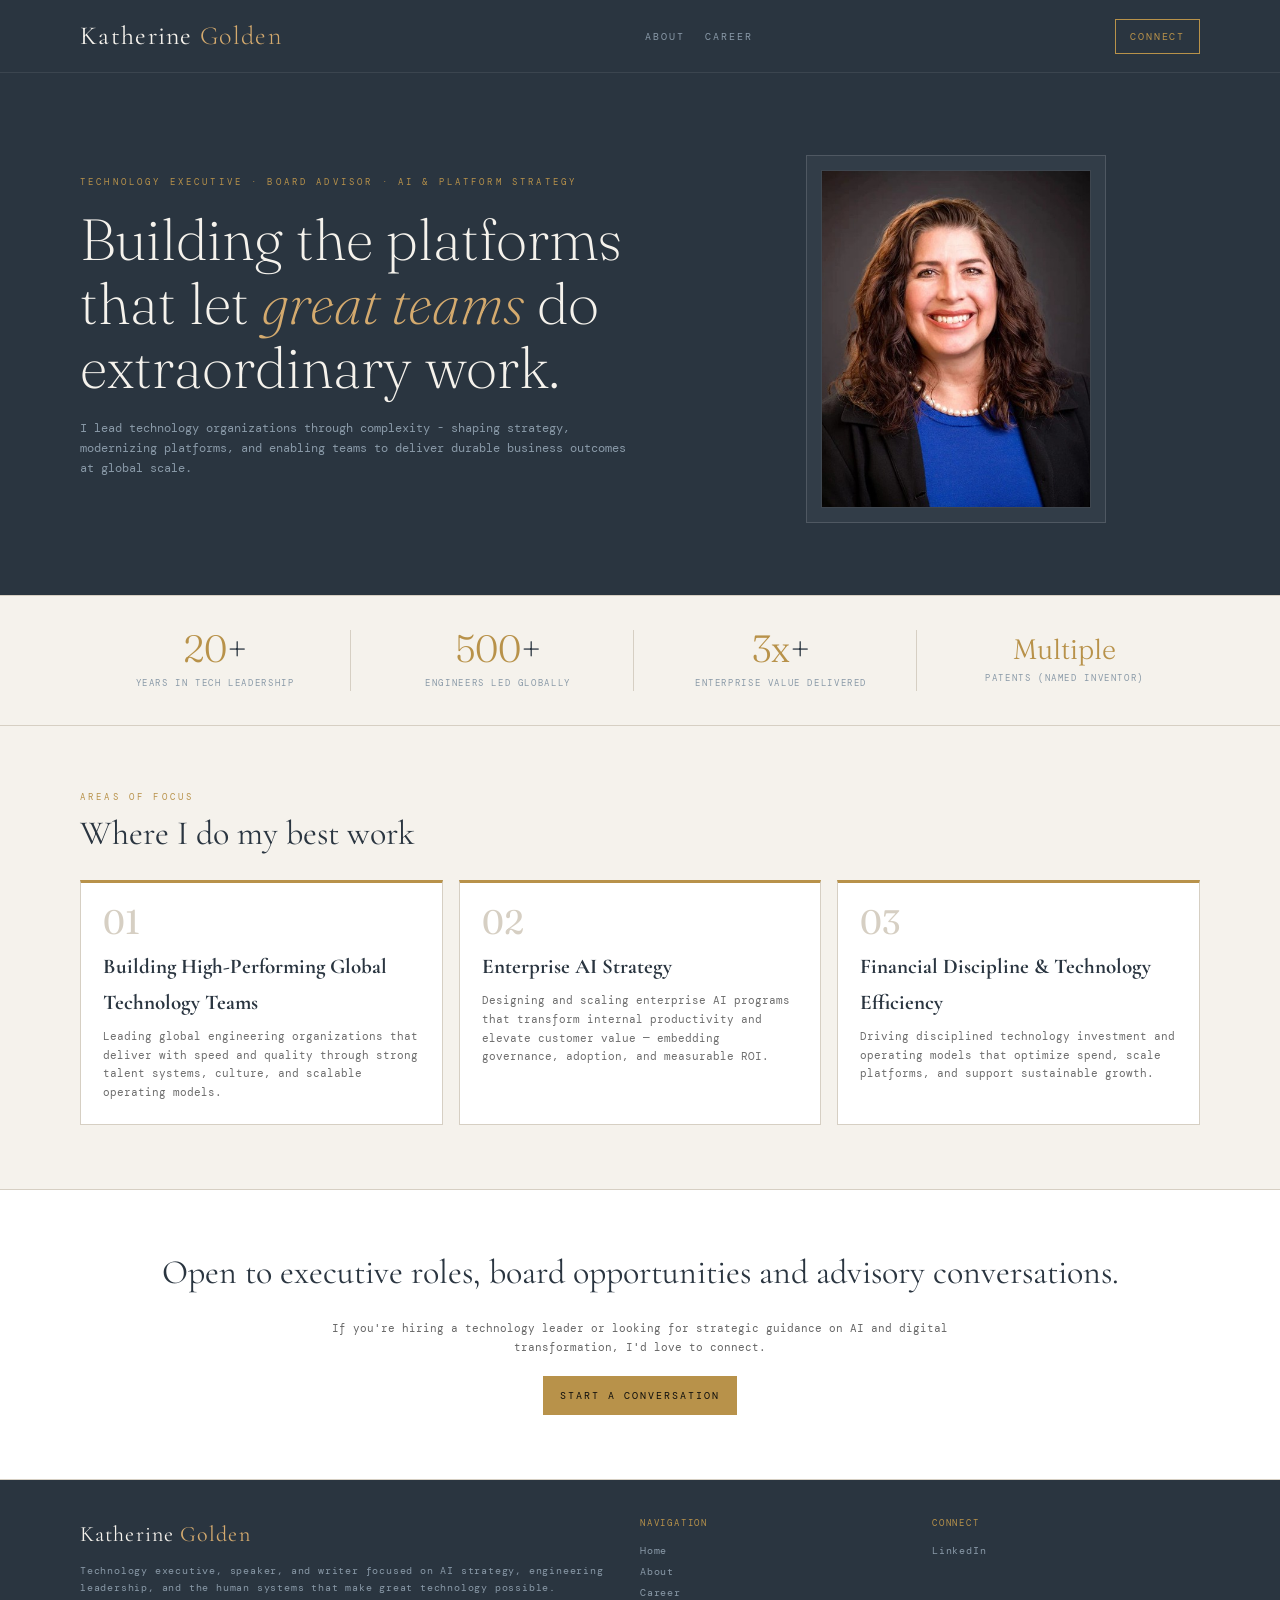
<file: index.html>
<!DOCTYPE html>
<html lang="en">
<head>
  <meta charset="UTF-8">
  <meta name="viewport" content="width=device-width, initial-scale=1.0">
  <title>Katherine Golden — Technology Executive & AI Leader</title>
  <meta name="description" content="Katherine Golden is a technology executive specializing in AI strategy, global engineering leadership, and digital transformation at enterprise scale.">
  <link rel="preconnect" href="https://fonts.googleapis.com">
  <link rel="preconnect" href="https://fonts.gstatic.com" crossorigin>
  <link href="https://fonts.googleapis.com/css2?family=Cormorant+Garamond:wght@300;400;500;600&family=DM+Mono:wght@300;400;500&family=Fraunces:ital,opsz,wght@0,9..144,200;0,9..144,400;1,9..144,300&display=swap" rel="stylesheet">
  <link rel="stylesheet" href="common.css">
  <style>

    .hero {
      background: var(--steel);
      color: var(--paper);
      padding: 82px 0 72px;
      border-bottom: 1px solid var(--rule);
    }

    .hero-grid {
      display: grid;
      grid-template-columns: 1.2fr 1fr;
      gap: 48px;
      align-items: center;
    }

    .eyebrow {
      font-size: 9px;
      letter-spacing: 0.35em;
      text-transform: uppercase;
      color: var(--gold);
      margin-bottom: 18px;
    }

    h1 {
      font-family: 'Fraunces', serif;
      font-weight: 200;
      font-size: clamp(34px, 5vw, 58px);
      line-height: 1.1;
      margin-bottom: 18px;
    }

    h1 em { font-style: italic; color: var(--gold-light); }

    .hero p {
      max-width: 560px;
      color: var(--mist);
      margin-bottom: 24px;
      font-size: 12px;
    }

    .portrait-wrap {
      justify-self: center;
      width: min(300px, 100%);
      background: rgba(255,255,255,0.04);
      border: 1px solid rgba(255,255,255,0.14);
      padding: 14px;
    }

    .portrait {
      display: block;
      width: 100%;
      aspect-ratio: 4 / 5;
      object-fit: cover;
      border: 1px solid rgba(255,255,255,0.15);
      background: #1c2630;
    }

    .btn-primary,
    .btn-ghost {
      display: inline-block;
      text-decoration: none;
      padding: 10px 16px;
      font-size: 10px;
      letter-spacing: 0.2em;
      text-transform: uppercase;
    }

    .btn-primary {
      background: var(--gold);
      color: var(--ink);
      border: 1px solid var(--gold);
    }

    .btn-ghost {
      color: var(--mist);
      border: 1px solid rgba(255,255,255,0.16);
    }

    .credentials {
      border-left: 1px solid rgba(255,255,255,0.12);
      padding-left: 28px;
      display: grid;
      gap: 16px;
    }

    .cred {
      padding-bottom: 14px;
      border-bottom: 1px solid rgba(255,255,255,0.08);
    }

    .cred:last-child { border-bottom: none; padding-bottom: 0; }

    .cred-role {
      color: var(--gold-light);
      font-size: 10px;
      letter-spacing: 0.08em;
      margin-bottom: 4px;
    }

    .cred-org {
      font-family: 'Cormorant Garamond', serif;
      font-size: 18px;
      letter-spacing: 0.04em;
    }

    .cred-detail {
      color: var(--mist);
      font-size: 10px;
      margin-top: 3px;
    }

    .stats {
      padding: 34px 0;
      border-bottom: 1px solid var(--rule);
    }

    .stats-grid {
      display: grid;
      grid-template-columns: repeat(4, 1fr);
      gap: 12px;
    }

    .stat {
      text-align: center;
      border-right: 1px solid var(--rule);
      padding: 0 8px;
    }

    .stat:last-child { border-right: none; }

    .stat-number {
      font-family: 'Fraunces', serif;
      font-size: 38px;
      font-weight: 300;
      color: var(--steel);
      line-height: 1;
      margin-bottom: 8px;
    }

    .stat-number em { font-style: normal; color: var(--gold); }

    .stat-label {
      color: var(--mist);
      text-transform: uppercase;
      letter-spacing: 0.18em;
      font-size: 9px;
    }

    h2 {
      font-family: 'Cormorant Garamond', serif;
      color: var(--steel);
      font-size: 34px;
      font-weight: 400;
      margin-bottom: 28px;
      line-height: 1.1;
    }

    .focus-grid,
    .writing-grid {
      display: grid;
      grid-template-columns: repeat(3, 1fr);
      gap: 16px;
    }

    .focus-card {
      border: 1px solid var(--rule);
      border-top: 3px solid var(--gold);
      background: #fff;
      padding: 22px;
    }

    .focus-num {
      font-family: 'Fraunces', serif;
      font-size: 34px;
      line-height: 1;
      color: var(--rule);
      margin-bottom: 10px;
    }

    .focus-title {
      font-family: 'Cormorant Garamond', serif;
      color: var(--steel);
      font-size: 21px;
      margin-bottom: 6px;
    }

    .focus-desc {
      color: #6d6d6d;
      font-size: 11px;
    }

    .writing {
      background: #faf9f6;
    }

    .article {
      border: 1px solid var(--rule);
      background: #fff;
      padding: 20px;
    }

    .article-tag {
      color: var(--gold);
      font-size: 9px;
      text-transform: uppercase;
      letter-spacing: 0.22em;
      margin-bottom: 8px;
    }

    .article-title {
      font-family: 'Cormorant Garamond', serif;
      font-size: 21px;
      color: var(--steel);
      line-height: 1.25;
      margin-bottom: 8px;
    }

    .article-link {
      text-decoration: none;
      color: inherit;
    }

    .article-link:hover .article-title {
      color: var(--gold);
    }

    .article-meta {
      color: var(--mist);
      font-size: 10px;
    }

    .connect {
      text-align: center;
      background: #fff;
    }

    .connect p {
      width: min(660px, 100%);
      margin: 0 auto 20px;
      color: #666;
      font-size: 11px;
    }

    @media (max-width: 980px) {
      .hero-grid,
      .focus-grid,
      .writing-grid,
      .footer-grid {
        grid-template-columns: 1fr;
      }

      .credentials { border-left: none; padding-left: 0; margin-top: 18px; }
      .stats-grid { grid-template-columns: 1fr 1fr; }
      .stat { border-right: none; }
      nav { display: none; }
      .header-inner { gap: 12px; }
      .portrait-wrap { width: min(280px, 100%); }
    }
  </style>
</head>
<body>
  <div id="site-header-root" data-header-variant="index"></div>

  <main id="top">
    <section class="hero" id="about">
      <div class="container hero-grid">
        <div>
          <div class="eyebrow">Technology Executive · Board Advisor · AI & Platform Strategy</div>
          <h1>Building the platforms that let <em>great teams</em> do extraordinary work.</h1>
          <p>I lead technology organizations through complexity - shaping strategy, modernizing platforms, and enabling teams to deliver durable business outcomes at global scale.</p>
        </div>
        <figure class="portrait-wrap">
					<img class="portrait" src="profile.jpg" alt="Portrait of Katherine Golden" onerror="this.onerror=null;this.src='data:image/svg+xml;utf8,%3Csvg xmlns=%22http://www.w3.org/2000/svg%22 width=%22720%22 height=%22900%22 viewBox=%220 0 720 900%22%3E%3Crect width=%22720%22 height=%22900%22 fill=%22%232a3540%22/%3E%3Ccircle cx=%22360%22 cy=%22330%22 r=%22110%22 fill=%22%23d4aa6e%22/%3E%3Crect x=%22200%22 y=%22470%22 width=%22320%22 height=%22220%22 rx=%2210%22 fill=%22%23b8924a%22/%3E%3Ctext x=%22360%22 y=%22795%22 fill=%22%23f5f2ec%22 font-family=%22DM Mono, monospace%22 font-size=%2232%22 text-anchor=%22middle%22%3EAdd profile.jpg%3C/text%3E%3C/svg%3E';">
				</figure>
      </div>
    </section>

    <section class="stats" aria-label="Impact stats">
      <div class="container stats-grid">
        <div class="stat">
          <div class="stat-number"><em>20</em>+</div>
          <div class="stat-label">Years in Tech Leadership</div>
        </div>
        <div class="stat">
          <div class="stat-number"><em>500</em>+</div>
          <div class="stat-label">Engineers Led Globally</div>
        </div>
        <div class="stat">
          <div class="stat-number"><em>3x</em>+</div>
          <div class="stat-label">Enterprise Value Delivered</div>
        </div>
        <div class="stat">
          <div class="stat-number" style="font-size:28px; padding-top:5px;"><em>Multiple</em></div>
          <div class="stat-label">Patents (Named Inventor)</div>
        </div>
      </div>
    </section>

    <section id="work">
      <div class="container">
        <div class="section-label">Areas of Focus</div>
        <h2>Where I do my best work</h2>
        <div class="focus-grid">
          <article class="focus-card">
            <div class="focus-num">01</div>
            <h3 class="focus-title">Building High-Performing Global Technology Teams</h3>
            <p class="focus-desc">Leading global engineering organizations that deliver with speed and quality through strong talent systems, culture, and scalable operating models.</p>
          </article>          
          <article class="focus-card">
            <div class="focus-num">02</div>
            <h3 class="focus-title">Enterprise AI Strategy</h3>
            <p class="focus-desc">Designing and scaling enterprise AI programs that transform internal productivity and elevate customer value — embedding governance, adoption, and measurable ROI.</p>
          </article>
          <article class="focus-card">
            <div class="focus-num">03</div>
            <h3 class="focus-title">Financial Discipline &amp; Technology Efficiency</h3>
            <p class="focus-desc">Driving disciplined technology investment and operating models that optimize spend, scale platforms, and support sustainable growth.</p>
          </article>
        </div>
      </div>
    </section>

    <section class="connect" id="speaking">
      <div class="container"> 
        <h2>Open to executive roles, board opportunities and advisory conversations.</h2>
        <p>If you're hiring a technology leader or looking for strategic guidance on AI and digital transformation, I'd love to connect.</p>
        <a href="https://www.linkedin.com/in/kgoldenag/" class="btn-primary" target="_blank" rel="noopener noreferrer">Start a Conversation</a>
      </div>
    </section>
  </main>

    <div id="site-footer-root" data-footer-variant="index"></div>
  <script src="common-header.js"></script>
  <script src="common-footer.js"></script>
</body>
</html>
</file>
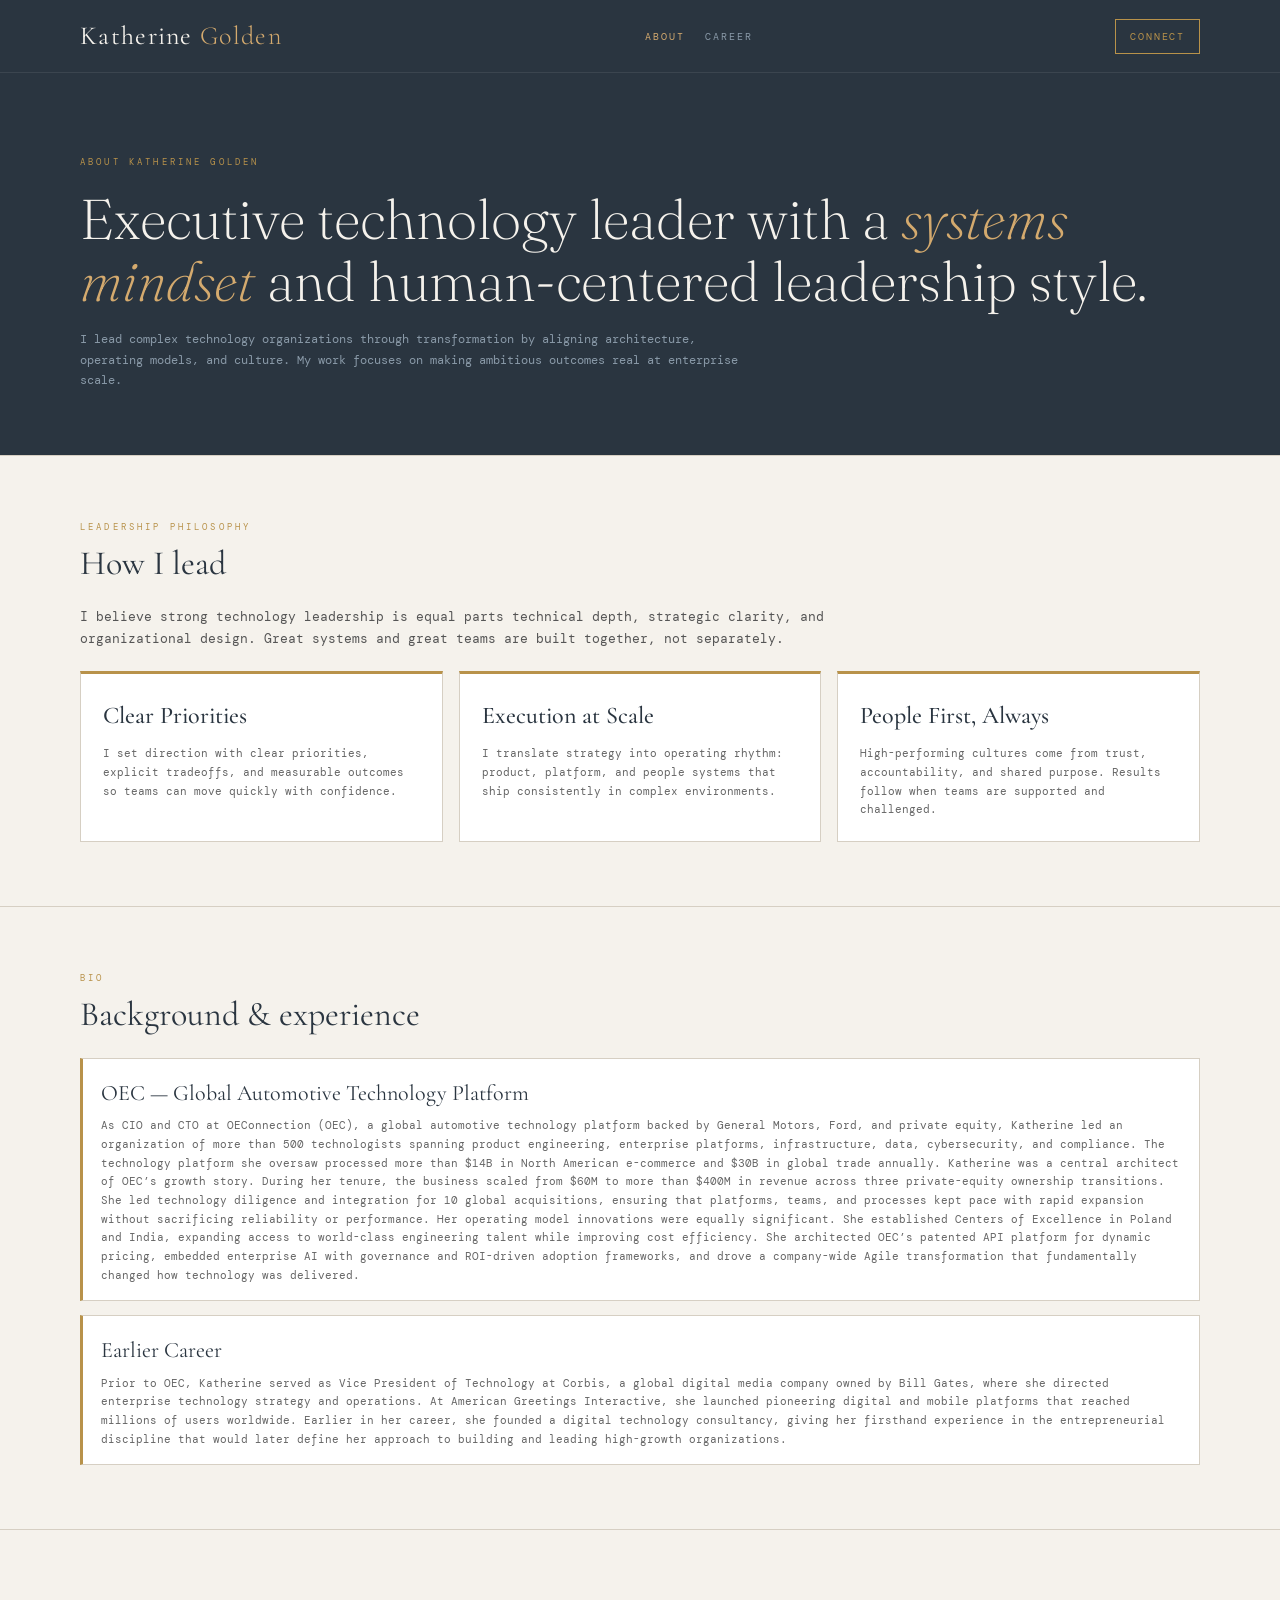
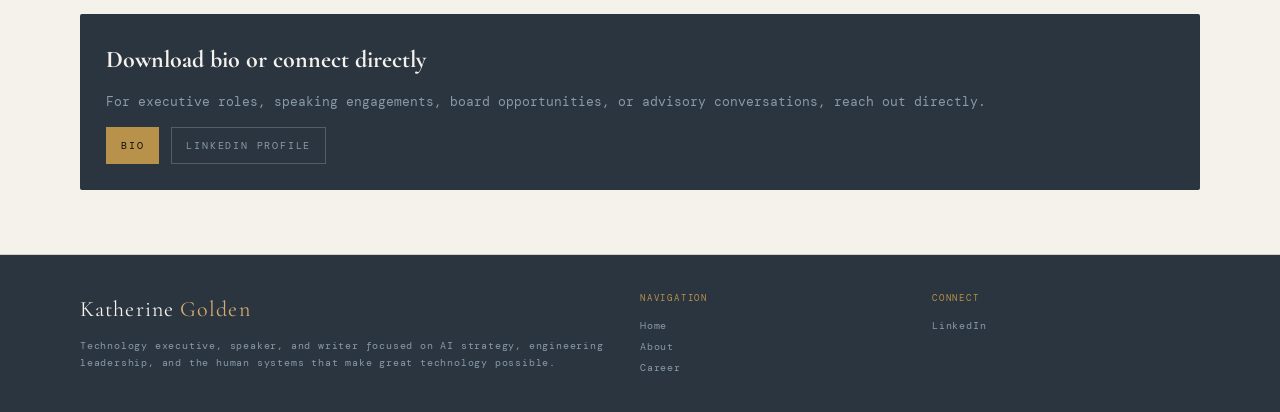
<file: about.html>
<!DOCTYPE html>
<html lang="en">
<head>
	<meta charset="UTF-8">
	<meta name="viewport" content="width=device-width, initial-scale=1.0">
	<title>About Katherine Golden — CTO, AI Strategist, Speaker</title>
	<meta name="description" content="Katherine Golden's leadership philosophy, bio, and approach to building high-performing technology organizations through strategy, culture, and architectural clarity.">
	<link rel="preconnect" href="https://fonts.googleapis.com">
	<link rel="preconnect" href="https://fonts.gstatic.com" crossorigin>
	<link href="https://fonts.googleapis.com/css2?family=Cormorant+Garamond:wght@300;400;500;600&family=DM+Mono:wght@300;400;500&family=Fraunces:ital,opsz,wght@0,9..144,200;0,9..144,400;1,9..144,300&display=swap" rel="stylesheet">
	<link rel="stylesheet" href="common.css">
	<style>
		nav a.active { color: var(--gold-light); }

		.hero {
			background: var(--steel);
			color: var(--paper);
			padding: 82px 0 64px;
			border-bottom: 1px solid var(--rule);
		}

		.hero-grid {
			display: grid;
			grid-template-columns: 1fr;
			gap: 40px;
			align-items: center;
		}

		.eyebrow {
			font-size: 9px;
			letter-spacing: 0.35em;
			text-transform: uppercase;
			color: var(--gold);
			margin-bottom: 18px;
		}

		h1 {
			font-family: 'Fraunces', serif;
			font-weight: 200;
			font-size: clamp(34px, 5vw, 56px);
			line-height: 1.1;
			margin-bottom: 18px;
		}

		h1 em { font-style: italic; color: var(--gold-light); }

		.hero p {
			max-width: 680px;
			color: var(--mist);
			font-size: 12px;
		}


		h2 {
			font-family: 'Cormorant Garamond', serif;
			color: var(--steel);
			font-size: 34px;
			font-weight: 400;
			margin-bottom: 24px;
			line-height: 1.1;
		}

		.lead { color: #555; max-width: 760px; }

		.philosophy-grid,
		.expertise-grid,
		.proof-grid {
			display: grid;
			gap: 16px;
			grid-template-columns: repeat(3, 1fr);
			margin-top: 20px;
		}

		.card {
			background: #fff;
			border: 1px solid var(--rule);
			border-top: 3px solid var(--gold);
			padding: 22px;
		}

		.card h3 {
			font-family: 'Cormorant Garamond', serif;
			color: var(--steel);
			font-size: 24px;
			margin-bottom: 8px;
			font-weight: 500;
		}

		.card p,
		.card li { color: #666; font-size: 11px; }

		.timeline {
			margin-top: 18px;
			display: grid;
			gap: 14px;
		}

		.timeline-item {
			background: #fff;
			border: 1px solid var(--rule);
			border-left: 3px solid var(--gold);
			padding: 16px 18px;
		}

		.timeline-year {
			color: var(--gold);
			text-transform: uppercase;
			letter-spacing: 0.18em;
			font-size: 9px;
			margin-bottom: 4px;
		}

		.timeline-role {
			font-family: 'Cormorant Garamond', serif;
			color: var(--steel);
			font-size: 22px;
			margin-bottom: 4px;
		}

		.timeline-detail { color: #666; font-size: 11px; }

		.inline-list {
			list-style: none;
			margin-top: 8px;
			display: grid;
			gap: 6px;
		}

		.inline-list li {
			font-size: 11px;
			color: #666;
			padding: 6px 0;
			border-top: 1px solid var(--rule);
		}

		.inline-list li:first-child { border-top: none; padding-top: 0; }

		.cta-box {
			background: var(--steel);
			color: var(--mist);
			padding: 26px;
			border-radius: 2px;
			margin-top: 20px;
		}

		.cta-box h3 {
			color: var(--paper);
			font-family: 'Cormorant Garamond', serif;
			font-size: 24px;
			margin-bottom: 10px;
		}

		.cta-links {
			display: flex;
			flex-wrap: wrap;
			gap: 12px;
			margin-top: 14px;
		}

		.btn,
		.btn-ghost {
			display: inline-block;
			text-decoration: none;
			padding: 9px 14px;
			font-size: 10px;
			letter-spacing: 0.18em;
			text-transform: uppercase;
		}

		.btn {
			background: var(--gold);
			border: 1px solid var(--gold);
			color: var(--ink);
		}

		.btn-ghost {
			border: 1px solid rgba(255,255,255,0.2);
			color: var(--mist);
		}

		@media (max-width: 980px) {
			.hero-grid,
			.philosophy-grid,
			.expertise-grid,
			.proof-grid {
				grid-template-columns: 1fr;
			}

			nav { display: none; }
			.header-inner { gap: 12px; }
		}
	</style>
</head>
<body>
	<div id="site-header-root" data-header-variant="about"></div>

	<main>
		<section class="hero">
			<div class="container hero-grid">
				<div>
					<div class="eyebrow">About Katherine Golden</div>
					<h1>Executive technology leader with a <em>systems mindset</em> and human-centered leadership style.</h1>
					<p>I lead complex technology organizations through transformation by aligning architecture, operating models, and culture. My work focuses on making ambitious outcomes real at enterprise scale.</p>
				</div>
			</div>
		</section>

		<section>
			<div class="container">
				<div class="section-label">Leadership Philosophy</div>
				<h2>How I lead</h2>
				<p class="lead">I believe strong technology leadership is equal parts technical depth, strategic clarity, and organizational design. Great systems and great teams are built together, not separately.</p>

				<div class="philosophy-grid">
					<article class="card">
						<h3>Clear Priorities</h3>
						<p>I set direction with clear priorities, explicit tradeoffs, and measurable outcomes so teams can move quickly with confidence.</p>
					</article>
					<article class="card">
						<h3>Execution at Scale</h3>
						<p>I translate strategy into operating rhythm: product, platform, and people systems that ship consistently in complex environments.</p>
					</article>
					<article class="card">
						<h3>People First, Always</h3>
						<p>High-performing cultures come from trust, accountability, and shared purpose. Results follow when teams are supported and challenged.</p>
					</article>
				</div>
			</div>
		</section>

		<section>
			<div class="container">
				<div class="section-label">Bio</div>
				<h2>Background &amp; experience</h2>
				<div class="timeline">
					<article class="timeline-item">
						<div class="timeline-role">OEC — Global Automotive Technology Platform</div>
						<div class="timeline-detail">As CIO and CTO at OEConnection (OEC), a global automotive technology platform backed by General Motors, Ford, and private equity, Katherine led an organization of more than 500 technologists spanning product engineering, enterprise platforms, infrastructure, data, cybersecurity, and compliance. The technology platform she oversaw processed more than $14B in North American e-commerce and $30B in global trade annually.
						Katherine was a central architect of OEC’s growth story. During her tenure, the business scaled from $60M to more than $400M in revenue across three private-equity ownership transitions. She led technology diligence and integration for 10 global acquisitions, ensuring that platforms, teams, and processes kept pace with rapid expansion without sacrificing reliability or performance.
						Her operating model innovations were equally significant. She established Centers of Excellence in Poland and India, expanding access to world-class engineering talent while improving cost efficiency. She architected OEC’s patented API platform for dynamic pricing, embedded enterprise AI with governance and ROI-driven adoption frameworks, and drove a company-wide Agile transformation that fundamentally changed how technology was delivered.
						</div>
					</article>
					<article class="timeline-item">
						<div class="timeline-role">Earlier Career</div>
						<div class="timeline-detail">Prior to OEC, Katherine served as Vice President of Technology at Corbis, a global digital media company owned by Bill Gates, where she directed enterprise technology strategy and operations. At American Greetings Interactive, she launched pioneering digital and mobile platforms that reached millions of users worldwide. Earlier in her career, she founded a digital technology consultancy, giving her firsthand experience in the entrepreneurial discipline that would later define her approach to building and leading high-growth organizations.
						</div>
					</article>
				</div>
			</div>
		</section>

		<section>
			<div class="container">
				<div class="cta-box">
					<h3>Download bio or connect directly</h3>
					<p>For executive roles, speaking engagements, board opportunities, or advisory conversations, reach out directly.</p>
					<div class="cta-links">
						<a class="btn" href="Katherine_Golden_Executive_Bio.docx" download>Bio</a>
						<a class="btn-ghost" href="https://www.linkedin.com/in/kgoldenag/" target="_blank" rel="noopener noreferrer">LinkedIn Profile</a>
					</div>
				</div>
			</div>
		</section>
	</main>

	<div id="site-footer-root" data-footer-variant="about"></div>
	<script src="common-header.js"></script>
	<script src="common-footer.js"></script>
</body>
</html>
</file>
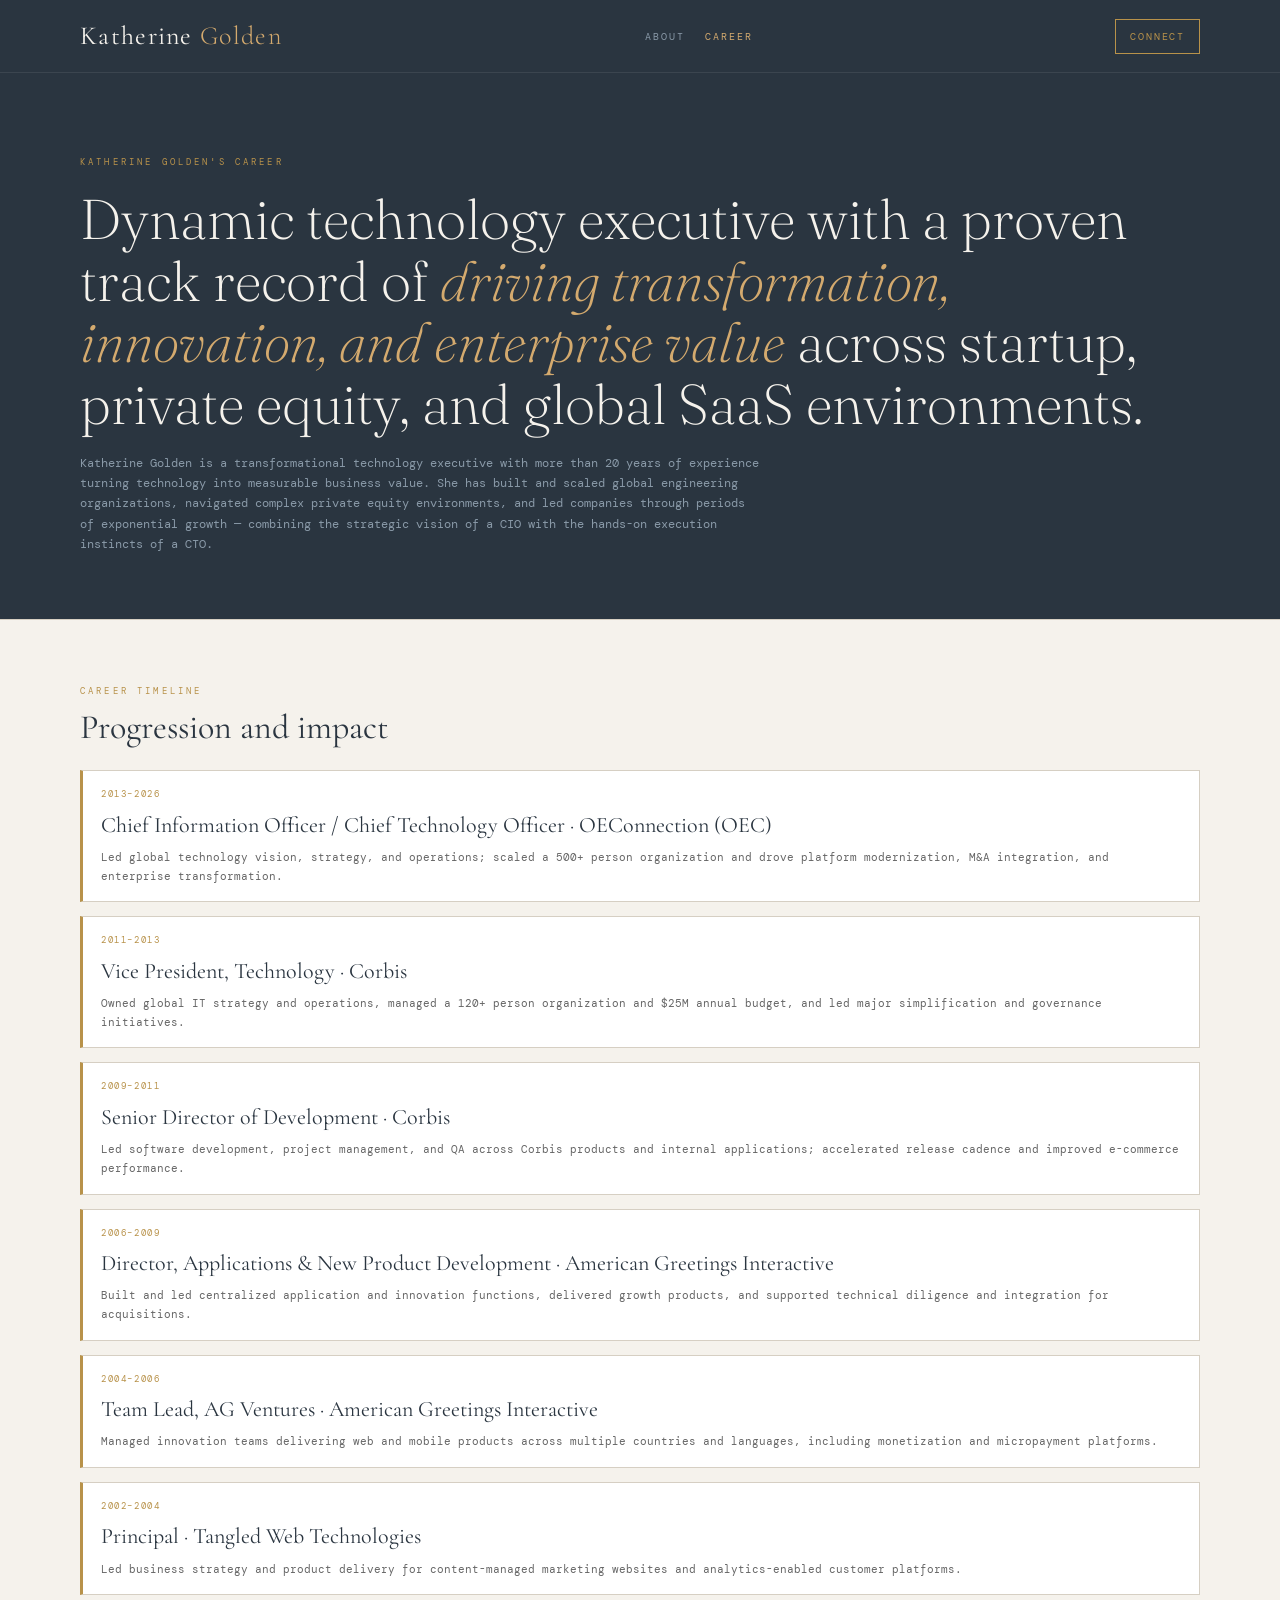
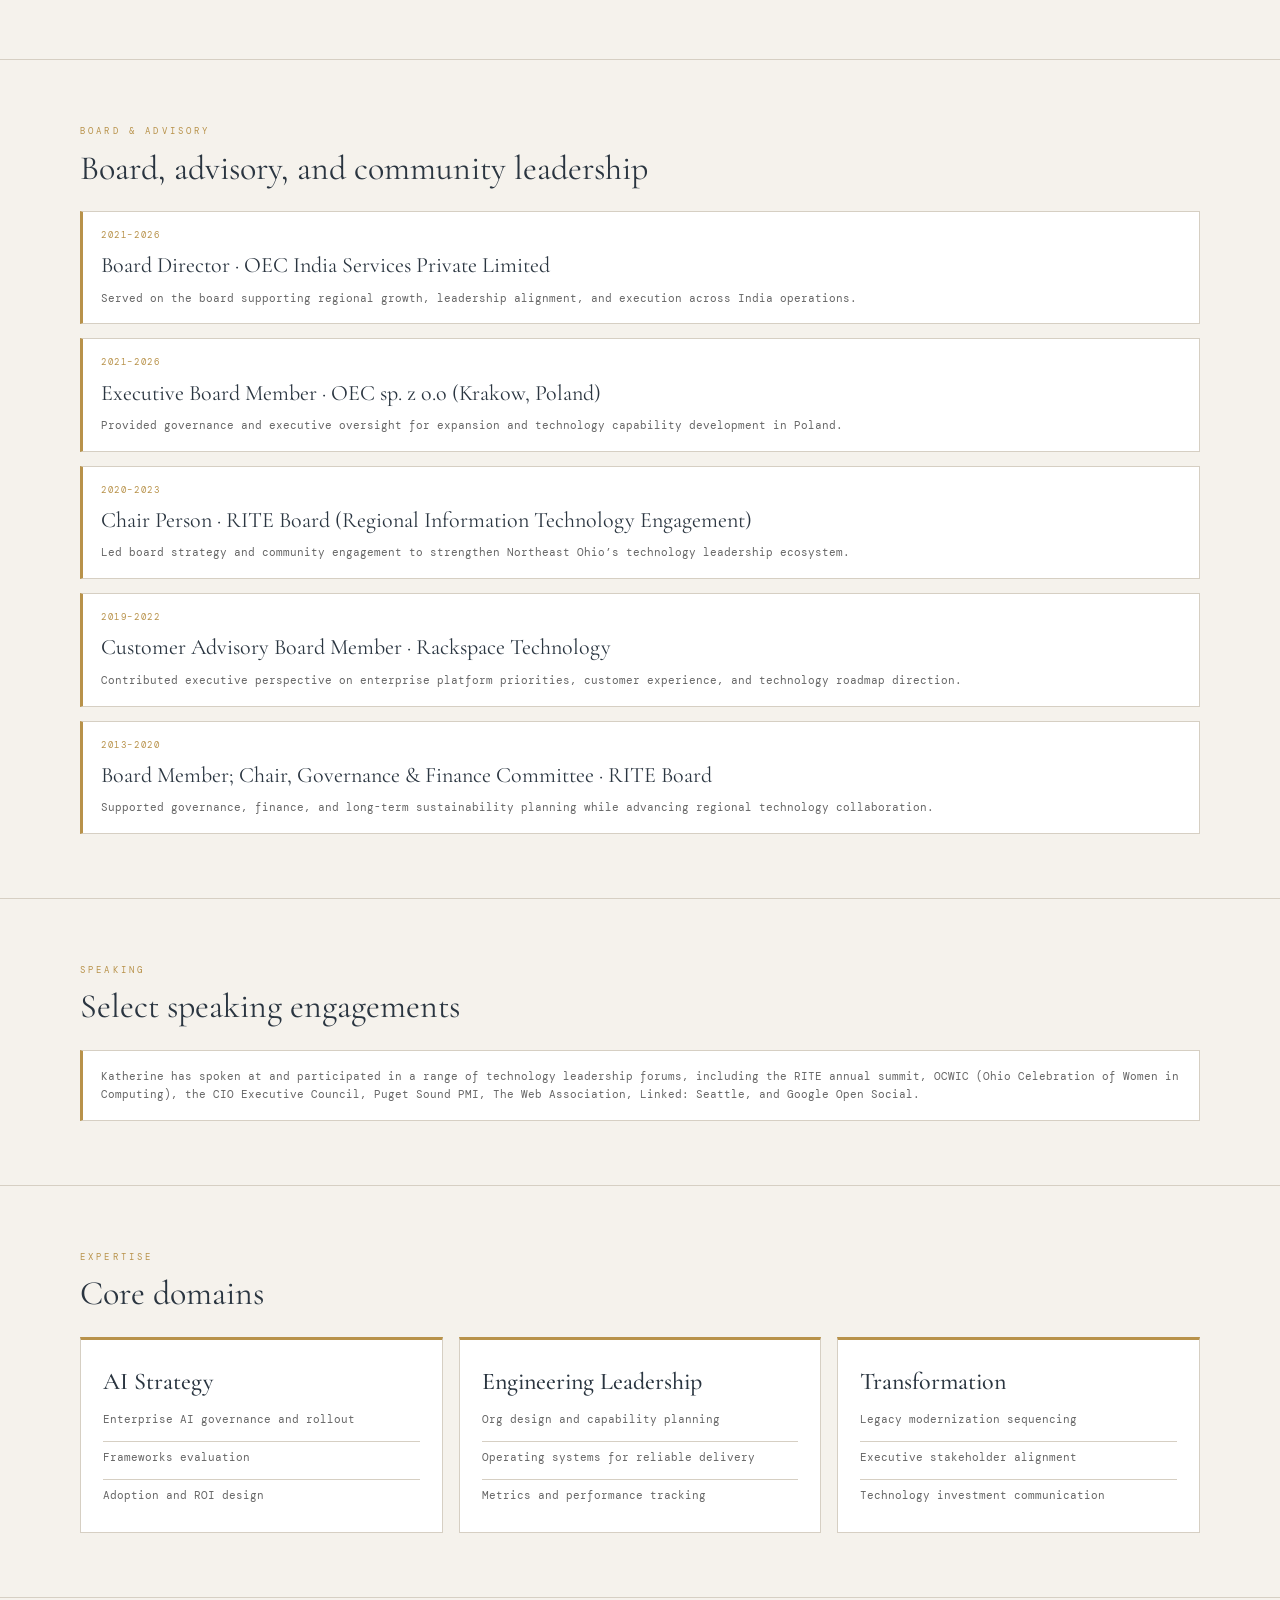
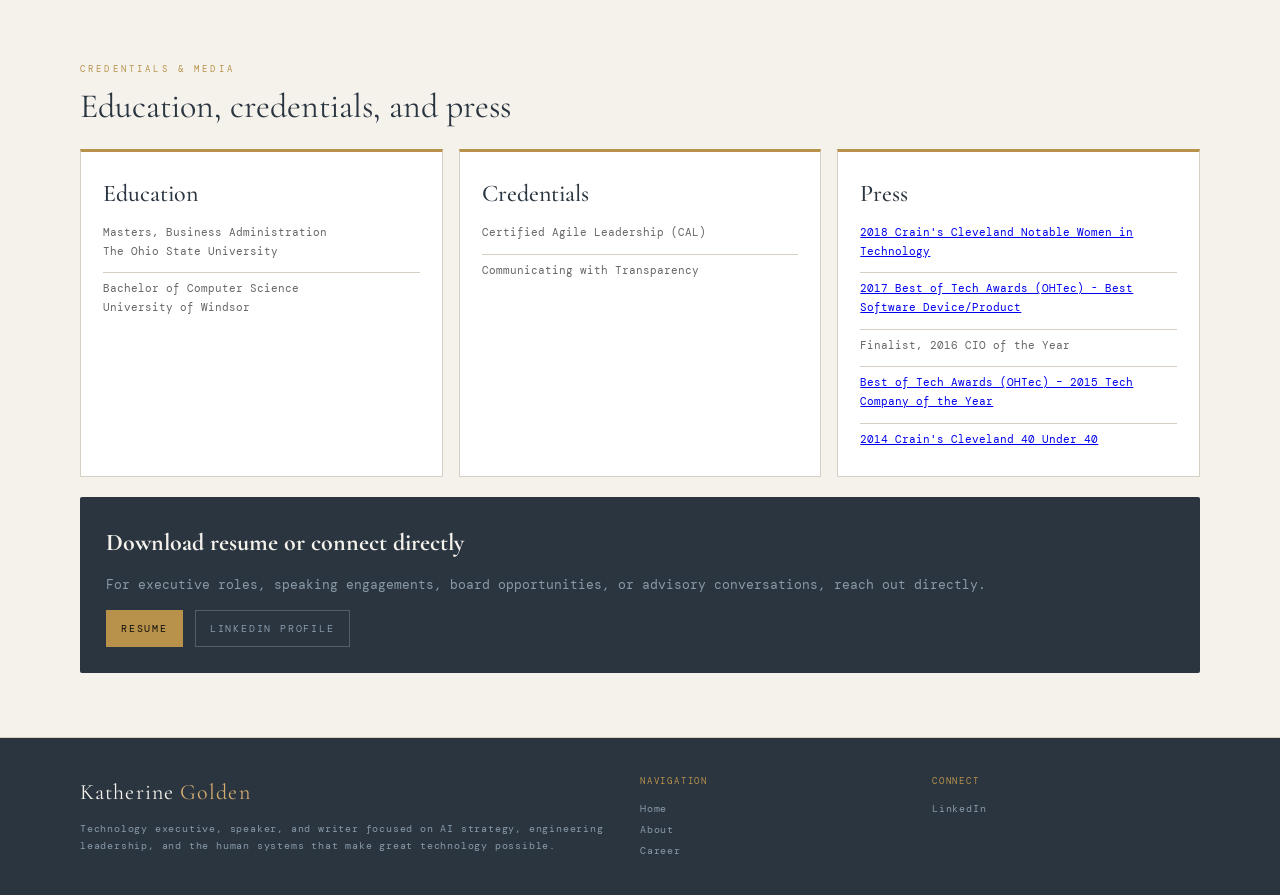
<file: career.html>
<!DOCTYPE html>
<html lang="en">
<head>
	<meta charset="UTF-8">
	<meta name="viewport" content="width=device-width, initial-scale=1.0">
	<title>Katherine Golden Career — CIO, CTO, Board Advisor</title>
	<meta name="description" content="Katherine Golden's career timeline, board leadership, core expertise, education, and press recognition — CIO, CTO, and board advisor with 20+ years in enterprise technology.">
	<link rel="preconnect" href="https://fonts.googleapis.com">
	<link rel="preconnect" href="https://fonts.gstatic.com" crossorigin>
	<link href="https://fonts.googleapis.com/css2?family=Cormorant+Garamond:wght@300;400;500;600&family=DM+Mono:wght@300;400;500&family=Fraunces:ital,opsz,wght@0,9..144,200;0,9..144,400;1,9..144,300&display=swap" rel="stylesheet">
	<link rel="stylesheet" href="common.css">
	<style>
		nav a.active { color: var(--gold-light); }

		.hero {
			background: var(--steel);
			color: var(--paper);
			padding: 82px 0 64px;
			border-bottom: 1px solid var(--rule);
		}

		.hero-grid {
			display: grid;
			grid-template-columns: 1fr;
			gap: 40px;
			align-items: center;
		}

		.eyebrow {
			font-size: 9px;
			letter-spacing: 0.35em;
			text-transform: uppercase;
			color: var(--gold);
			margin-bottom: 18px;
		}

		h1 {
			font-family: 'Fraunces', serif;
			font-weight: 200;
			font-size: clamp(34px, 5vw, 56px);
			line-height: 1.1;
			margin-bottom: 18px;
		}

		h1 em { font-style: italic; color: var(--gold-light); }

		.hero p {
			max-width: 680px;
			color: var(--mist);
			font-size: 12px;
		}


		h2 {
			font-family: 'Cormorant Garamond', serif;
			color: var(--steel);
			font-size: 34px;
			font-weight: 400;
			margin-bottom: 24px;
			line-height: 1.1;
		}

		.lead { color: #555; max-width: 760px; }

		.philosophy-grid,
		.expertise-grid,
		.proof-grid {
			display: grid;
			gap: 16px;
			grid-template-columns: repeat(3, 1fr);
			margin-top: 20px;
		}

		.card {
			background: #fff;
			border: 1px solid var(--rule);
			border-top: 3px solid var(--gold);
			padding: 22px;
		}

		.card h3 {
			font-family: 'Cormorant Garamond', serif;
			color: var(--steel);
			font-size: 24px;
			margin-bottom: 8px;
			font-weight: 500;
		}

		.card p,
		.card li { color: #666; font-size: 11px; }

		.timeline {
			margin-top: 18px;
			display: grid;
			gap: 14px;
		}

		.timeline-item {
			background: #fff;
			border: 1px solid var(--rule);
			border-left: 3px solid var(--gold);
			padding: 16px 18px;
		}

		.timeline-year {
			color: var(--gold);
			text-transform: uppercase;
			letter-spacing: 0.18em;
			font-size: 9px;
			margin-bottom: 4px;
		}

		.timeline-role {
			font-family: 'Cormorant Garamond', serif;
			color: var(--steel);
			font-size: 22px;
			margin-bottom: 4px;
		}

		.timeline-detail { color: #666; font-size: 11px; }

		.inline-list {
			list-style: none;
			margin-top: 8px;
			display: grid;
			gap: 6px;
		}

		.inline-list li {
			font-size: 11px;
			color: #666;
			padding: 6px 0;
			border-top: 1px solid var(--rule);
		}

		.inline-list li:first-child { border-top: none; padding-top: 0; }

		.cta-box {
			background: var(--steel);
			color: var(--mist);
			padding: 26px;
			border-radius: 2px;
			margin-top: 20px;
		}

		.cta-box h3 {
			color: var(--paper);
			font-family: 'Cormorant Garamond', serif;
			font-size: 24px;
			margin-bottom: 10px;
		}

		.cta-links {
			display: flex;
			flex-wrap: wrap;
			gap: 12px;
			margin-top: 14px;
		}

		.btn,
		.btn-ghost {
			display: inline-block;
			text-decoration: none;
			padding: 9px 14px;
			font-size: 10px;
			letter-spacing: 0.18em;
			text-transform: uppercase;
		}

		.btn {
			background: var(--gold);
			border: 1px solid var(--gold);
			color: var(--ink);
		}

		.btn-ghost {
			border: 1px solid rgba(255,255,255,0.2);
			color: var(--mist);
		}

		@media (max-width: 980px) {
			.hero-grid,
			.philosophy-grid,
			.expertise-grid,
			.proof-grid {
				grid-template-columns: 1fr;
			}

			nav { display: none; }
			.header-inner { gap: 12px; }
		}
	</style>
</head>
<body>
	<div id="site-header-root" data-header-variant="career"></div>

	<main>
		<section class="hero">
			<div class="container hero-grid">
				<div>
					<div class="eyebrow">Katherine Golden's Career</div>
					<h1>Dynamic technology executive with a proven track record of <em>driving transformation, innovation, and enterprise value</em> across startup, private equity, and global SaaS environments. </h1>
					<p>Katherine Golden is a transformational technology executive with more than 20 years of experience turning technology into measurable business value. She has built and scaled global engineering organizations, navigated complex private equity environments, and led companies through periods of exponential growth — combining the strategic vision of a CIO with the hands-on execution instincts of a CTO.</p>
				</div>
			</div>
		</section>

		<section>
			<div class="container">
				<div class="section-label">Career Timeline</div>
				<h2>Progression and impact</h2>
				<div class="timeline">
					<article class="timeline-item">
						<div class="timeline-year">2013–2026</div>
						<div class="timeline-role">Chief Information Officer / Chief Technology Officer · OEConnection (OEC)</div>
						<p class="timeline-detail">Led global technology vision, strategy, and operations; scaled a 500+ person organization and drove platform modernization, M&amp;A integration, and enterprise transformation.</p>
					</article>
					<article class="timeline-item">
						<div class="timeline-year">2011–2013</div>
						<div class="timeline-role">Vice President, Technology · Corbis</div>
						<p class="timeline-detail">Owned global IT strategy and operations, managed a 120+ person organization and $25M annual budget, and led major simplification and governance initiatives.</p>
					</article>
					<article class="timeline-item">
						<div class="timeline-year">2009–2011</div>
						<div class="timeline-role">Senior Director of Development · Corbis</div>
						<p class="timeline-detail">Led software development, project management, and QA across Corbis products and internal applications; accelerated release cadence and improved e-commerce performance.</p>
					</article>
					<article class="timeline-item">
						<div class="timeline-year">2006–2009</div>
						<div class="timeline-role">Director, Applications &amp; New Product Development · American Greetings Interactive</div>
						<p class="timeline-detail">Built and led centralized application and innovation functions, delivered growth products, and supported technical diligence and integration for acquisitions.</p>
					</article>
					<article class="timeline-item">
						<div class="timeline-year">2004–2006</div>
						<div class="timeline-role">Team Lead, AG Ventures · American Greetings Interactive</div>
						<p class="timeline-detail">Managed innovation teams delivering web and mobile products across multiple countries and languages, including monetization and micropayment platforms.</p>
					</article>
					<article class="timeline-item">
						<div class="timeline-year">2002–2004</div>
						<div class="timeline-role">Principal · Tangled Web Technologies</div>
						<p class="timeline-detail">Led business strategy and product delivery for content-managed marketing websites and analytics-enabled customer platforms.</p>
					</article>
				</div>
			</div>
		</section>

		<section>
			<div class="container">
				<div class="section-label">Board & Advisory</div>
				<h2>Board, advisory, and community leadership</h2>
				<div class="timeline">
					<article class="timeline-item">
						<div class="timeline-year">2021–2026</div>
						<div class="timeline-role">Board Director · OEC India Services Private Limited</div>
						<p class="timeline-detail">Served on the board supporting regional growth, leadership alignment, and execution across India operations.</p>
					</article>
					<article class="timeline-item">
						<div class="timeline-year">2021–2026</div>
						<div class="timeline-role">Executive Board Member · OEC sp. z o.o (Krakow, Poland)</div>
						<p class="timeline-detail">Provided governance and executive oversight for expansion and technology capability development in Poland.</p>
					</article>
					<article class="timeline-item">
						<div class="timeline-year">2020–2023</div>
						<div class="timeline-role">Chair Person · RITE Board (Regional Information Technology Engagement)</div>
						<p class="timeline-detail">Led board strategy and community engagement to strengthen Northeast Ohio’s technology leadership ecosystem.</p>
					</article>
					<article class="timeline-item">
						<div class="timeline-year">2019–2022</div>
						<div class="timeline-role">Customer Advisory Board Member · Rackspace Technology</div>
						<p class="timeline-detail">Contributed executive perspective on enterprise platform priorities, customer experience, and technology roadmap direction.</p>
					</article>
					<article class="timeline-item">
						<div class="timeline-year">2013–2020</div>
						<div class="timeline-role">Board Member; Chair, Governance & Finance Committee · RITE Board</div>
						<p class="timeline-detail">Supported governance, finance, and long-term sustainability planning while advancing regional technology collaboration.</p>
					</article>
				</div>
			</div>
		</section>

		<section>
			<div class="container">
				<div class="section-label">Speaking</div>
				<h2>Select speaking engagements</h2>
				<div class="timeline">
					<article class="timeline-item">
						<p class="timeline-detail">Katherine has spoken at and participated in a range of technology leadership forums, including the RITE annual summit, OCWIC (Ohio Celebration of Women in Computing), the CIO Executive Council, Puget Sound PMI, The Web Association, Linked: Seattle, and Google Open Social.</p>
					</article>
				</div>
			</div>
		</section>

		<section>
			<div class="container">
				<div class="section-label">Expertise</div>
				<h2>Core domains</h2>
				<div class="expertise-grid">
					<article class="card">
						<h3>AI Strategy</h3>
						<ul class="inline-list">
							<li>Enterprise AI governance and rollout</li>
							<li>Frameworks evaluation</li>
							<li>Adoption and ROI design</li>
						</ul>
					</article>
					<article class="card">
						<h3>Engineering Leadership</h3>
						<ul class="inline-list">
							<li>Org design and capability planning</li>
							<li>Operating systems for reliable delivery</li>
							<li>Metrics and performance tracking</li>
						</ul>
					</article>
					<article class="card">
						<h3>Transformation</h3>
						<ul class="inline-list">
							<li>Legacy modernization sequencing</li>
							<li>Executive stakeholder alignment</li>
							<li>Technology investment communication</li>
						</ul>
					</article>
				</div>
			</div>
		</section>

		<section>
			<div class="container">
				<div class="section-label">Credentials & Media</div>
				<h2>Education, credentials, and press</h2>
				<div class="proof-grid">
					<article class="card">
						<h3>Education</h3>
						<ul class="inline-list">
							<li>Masters, Business Administration <br>The Ohio State University</li>
							<li>Bachelor of Computer Science <br>University of Windsor</li>
						</ul>
					</article>
					<article class="card">
						<h3>Credentials</h3>
						<ul class="inline-list">
							<li>Certified Agile Leadership (CAL)</li>
							<li>Communicating with Transparency</li>
						</ul>
					</article>
					<article class="card">
						<h3>Press</h3>
						<ul class="inline-list">
							<li><a href="https://www.crainscleveland.com/notable-women-technology-2018/kathy-golden/" target="_blank" rel="noopener noreferrer">2018 Crain's Cleveland Notable Women in Technology</a></li>
							<li><a href="https://www.prweb.com/releases/oec_wins_ohtec_award_for_best_software_product_in_northeast_ohio/prweb14296117.htm" target="_blank" rel="noopener noreferrer">2017 Best of Tech Awards (OHTec) - Best Software Device/Product</a></li>
							<li>Finalist, 2016 CIO of the Year</li>
							<li><a href="https://www.prweb.com/releases/oec_named_tech_company_of_the_year_for_2015/prweb12663677.htm#!" target="_blank" rel="noopener noreferrer">Best of Tech Awards (OHTec) – 2015 Tech Company of the Year</a></li>
							<li><a href="https://www.crainscleveland.com/recognitions/40-under-40/2014/katherine-golden/" target="_blank" rel="noopener noreferrer">2014 Crain's Cleveland 40 Under 40</a></li>
						</ul>
					</article>
				</div>

				<div class="cta-box">
					<h3>Download resume or connect directly</h3>
					<p>For executive roles, speaking engagements, board opportunities, or advisory conversations, reach out directly.</p>
					<div class="cta-links">
						<a class="btn" href="Katherine_Golden_Resume.docx" download>Resume</a>
						<a class="btn-ghost" href="https://www.linkedin.com/in/kgoldenag/" target="_blank" rel="noopener noreferrer">LinkedIn Profile</a>
					</div>
				</div>
			</div>
		</section>
	</main>

	<div id="site-footer-root" data-footer-variant="career"></div>
	<script src="common-header.js"></script>
	<script src="common-footer.js"></script>
</body>
</html>
</file>
<file: common.css>
:root {
  --ink: #0e0e0c;
  --paper: #f5f2ec;
  --gold: #b8924a;
  --gold-light: #d4aa6e;
  --steel: #2a3540;
  --mist: #8a9aa8;
  --rule: #d6cfc3;
  --white: #ffffff;
}

* {
  box-sizing: border-box;
  margin: 0;
  padding: 0;
}

body {
  background: var(--paper);
  color: var(--ink);
  font-family: 'DM Mono', monospace;
  font-size: 13px;
  line-height: 1.7;
}

.container {
  width: min(1120px, calc(100% - 40px));
  margin: 0 auto;
}

.site-header {
  background: var(--steel);
  border-bottom: 1px solid rgba(255, 255, 255, 0.08);
  position: sticky;
  top: 0;
  z-index: 20;
}

.header-inner {
  min-height: 72px;
  display: flex;
  align-items: center;
  justify-content: space-between;
  gap: 20px;
}

.logo {
  font-family: 'Cormorant Garamond', serif;
  font-size: 26px;
  letter-spacing: 0.05em;
  color: var(--paper);
  text-decoration: none;
  white-space: nowrap;
}

.logo span {
  color: var(--gold-light);
  font-weight: 300;
}

nav ul {
  list-style: none;
  display: flex;
  gap: 20px;
}

nav a {
  color: var(--mist);
  text-decoration: none;
  font-size: 10px;
  letter-spacing: 0.2em;
  text-transform: uppercase;
}

.connect-btn {
  display: inline-block;
  color: var(--gold);
  border: 1px solid var(--gold);
  text-decoration: none;
  padding: 8px 14px;
  font-size: 10px;
  letter-spacing: 0.18em;
  text-transform: uppercase;
  white-space: nowrap;
}

section {
  padding: 64px 0;
  border-bottom: 1px solid var(--rule);
}

.section-label {
  font-size: 9px;
  color: var(--gold);
  letter-spacing: 0.35em;
  text-transform: uppercase;
  margin-bottom: 10px;
}

footer {
  background: var(--steel);
  color: var(--mist);
  padding: 36px 0;
  font-size: 10px;
  letter-spacing: 0.08em;
}

.footer-grid {
  display: grid;
  grid-template-columns: 2fr 1fr 1fr;
  gap: 24px;
  align-items: start;
}

.footer-brand {
  font-family: 'Cormorant Garamond', serif;
  font-size: 22px;
  color: var(--paper);
  margin-bottom: 8px;
  letter-spacing: 0.05em;
}

.footer-brand span {
  color: var(--gold-light);
}

.footer-title {
  color: var(--gold);
  text-transform: uppercase;
  letter-spacing: 0.2em;
  font-size: 9px;
  margin-bottom: 10px;
}

.footer-list {
  list-style: none;
  display: grid;
  gap: 4px;
}

.footer-list a {
  color: var(--mist);
  text-decoration: none;
}

.footer-list a:hover {
  color: var(--gold-light);
}
</file>
